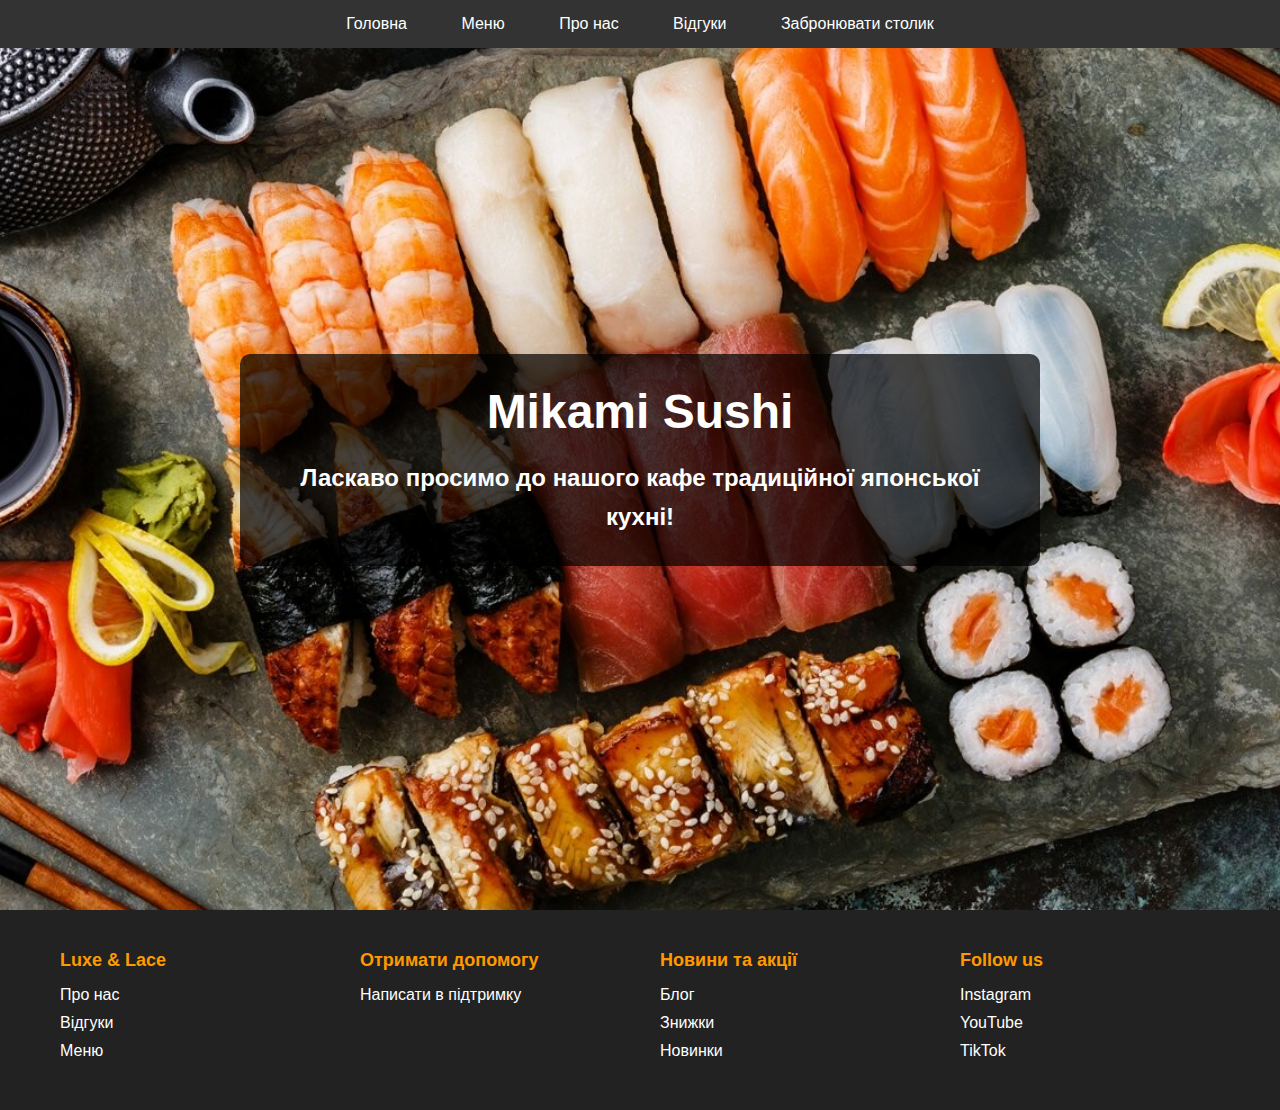
<file: index.html>
<!DOCTYPE html>
<html lang="uk">
<head>
    <meta charset="UTF-8">
    <meta name="viewport" content="width=device-width, initial-scale=1.0">
    <title>Mikami Suhsi</title>
    <link rel="stylesheet" href="style.css">
</head>
<body>
    <div class="burger-menu" id="burgerMenu">
        <div class="burger-content">
            <a href="index.html">Головна</a>
            <a href="menu.html">Меню</a>
            <a href="about.html">Про нас</a>
            <a href="reviews.html">Відгуки</a>
            <a href="javascript:void(0)" onclick="openModal()">Забронювати столик</a>
        </div>
    </div>
<header>
    <div class="burger-icon" id="burgerIcon">☰</div>
    <nav class="navbar">
        <a href="index.html">Головна</a>
        <a href="menu.html">Меню</a>
        <a href="about.html">Про нас</a>
        <a href="reviews.html">Відгуки</a>
        <a href="javascript:void(0)" class="navbar-link" onclick="openModal()">Забронювати столик</a>
    </nav>
</header>

<main>
    <div class="hero">
        <div class="hero-box">
            <h1>Mikami Sushi</h1>
            <p>Ласкаво просимо до нашого кафе традиційної японської кухні!</p>
        </div>
    </div>

    <div class="modal" id="bookingModal">
        <div class="modal-content">
            <span class="close" id="closeModal">&times;</span>
            <h2>Забронювати столик</h2>
            <form action="#">
                <label for="date">Дата:</label>
                <input type="date" id="date" name="date" required>
                
                <label for="time">Час:</label>
                <input type="time" id="time" name="time" required>
                
                <label for="guests">Кількість осіб:</label>
                <input type="number" id="guests" name="guests" placeholder="Введіть кількість" min="1" required>
                
                <button type="submit">Забронювати</button>
            </form>
        </div>
    </div>
</main>
<footer class="footer">
    <div class="footer-column">
        <h3>Luxe & Lace</h3>
        <a href="about.html">Про нас</a>
        <a href="reviews.html">Відгуки</a>
        <a href="menu.html">Меню</a>
    </div>

    <div class="footer-column">
        <h3>Отримати допомогу</h3>
        <a href="">Написати в підтримку</a>
    </div>

    <div class="footer-column">
        <h3>Новини та акції</h3>
        <a href="">Блог</a>
        <a href="">Знижки</a>
        <a href="">Новинки</a>
    </div>
    

    <div class="footer-column">
        <h3>Follow us</h3>
        <a href="https://www.instagram.com" target="_blank">Instagram</a>
        <a href="https://www.youtube.com" target="_blank">YouTube</a>
        <a href="https://www.tiktok.com" target="_blank">TikTok</a>
    </div>
</footer>

<script src="script.js"></script>
</body>
</html>
</file>
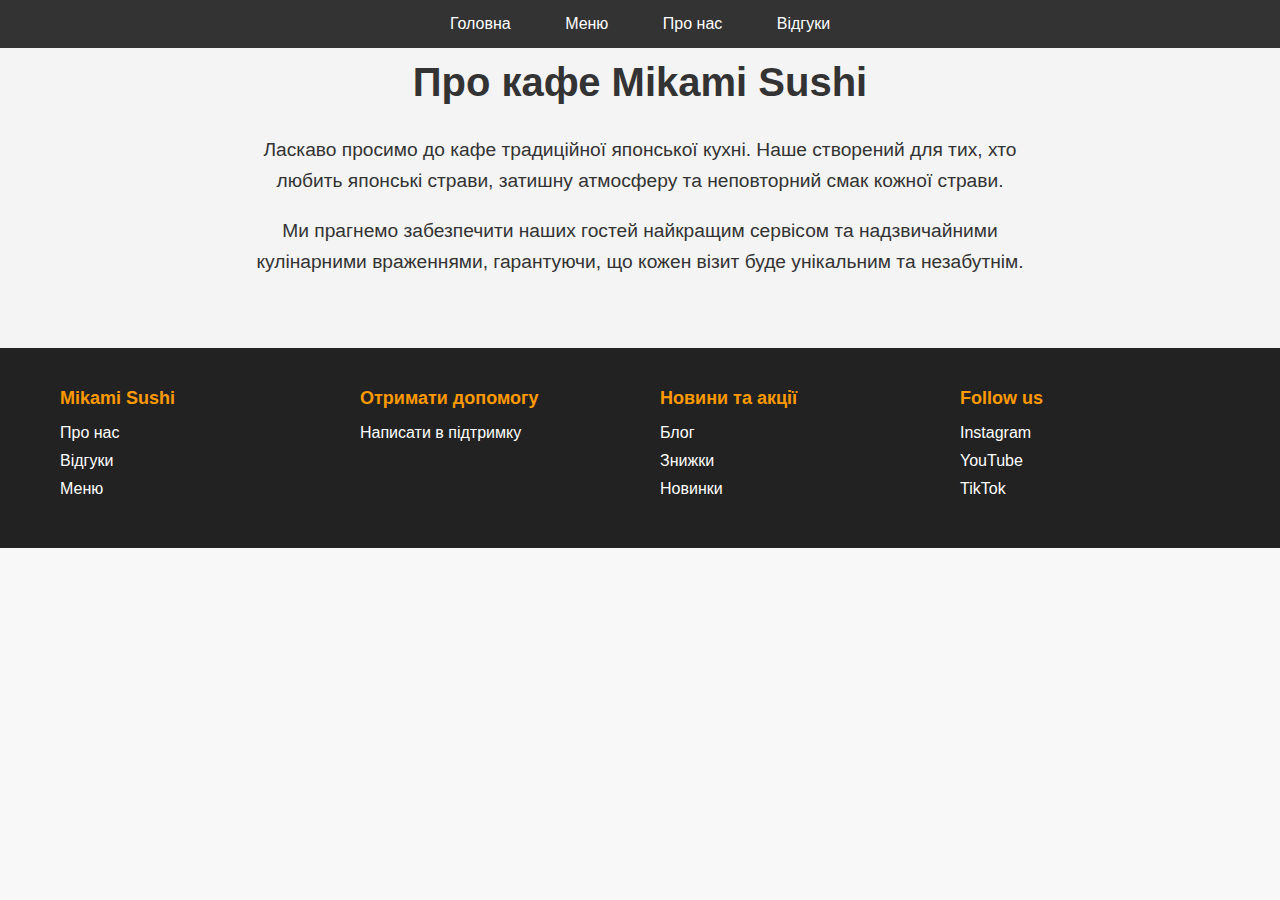
<file: about.html>
<!DOCTYPE html>
<html lang="uk">
<head>
    <meta charset="UTF-8">
    <meta name="viewport" content="width=device-width, initial-scale=1.0">
    <title>Про нас - Mikami Sushi</title>
    <link rel="stylesheet" href="style.css">
</head>
<body>

<header>
    <div class="burger-icon" id="burgerIcon">☰</div>
    <nav class="navbar">
        <a href="index.html">Головна</a>
        <a href="menu.html">Меню</a>
        <a href="about.html">Про нас</a>
        <a href="reviews.html">Відгуки</a>
    </nav>
</header>
<div class="burger-menu" id="burgerMenu">
    <div class="burger-content">
        <a href="index.html">Головна</a>
        <a href="menu.html">Меню</a>
        <a href="about.html">Про нас</a>
        <a href="reviews.html">Відгуки</a>
        <a href="javascript:void(0)" onclick="openModal()">Забронювати столик</a>
    </div>
</div>
<main>
    <section class="about">
        <div class="about-text">
            <h2>Про кафе Mikami Sushi</h2>
            <p>Ласкаво просимо до кафе традиційної японської кухні. Наше створений для тих, хто любить японські страви, затишну атмосферу та неповторний смак кожної страви.</p>
            <p>Ми прагнемо забезпечити наших гостей найкращим сервісом та надзвичайними кулінарними враженнями, гарантуючи, що кожен візит буде унікальним та незабутнім.</p>
        </div>

       

    
    </section>
</main>
<footer class="footer">
    <div class="footer-column">
        <h3>Mikami Sushi</h3>
        <a href="about.html">Про нас</a>
        <a href="reviews.html">Відгуки</a>
        <a href="menu.html">Меню</a>
    </div>

    <div class="footer-column">
        <h3>Отримати допомогу</h3>
        <a href="">Написати в підтримку</a>
    </div>

    <div class="footer-column">
        <h3>Новини та акції</h3>
        <a href="">Блог</a>
        <a href="">Знижки</a>
        <a href="">Новинки</a>
    </div>
    

    <div class="footer-column">
        <h3>Follow us</h3>
        <a href="https://www.instagram.com" target="_blank">Instagram</a>
        <a href="https://www.youtube.com" target="_blank">YouTube</a>
        <a href="https://www.tiktok.com" target="_blank">TikTok</a>
    </div>
</footer>
<script src="script.js"></script>
</body>
</html>
</file>
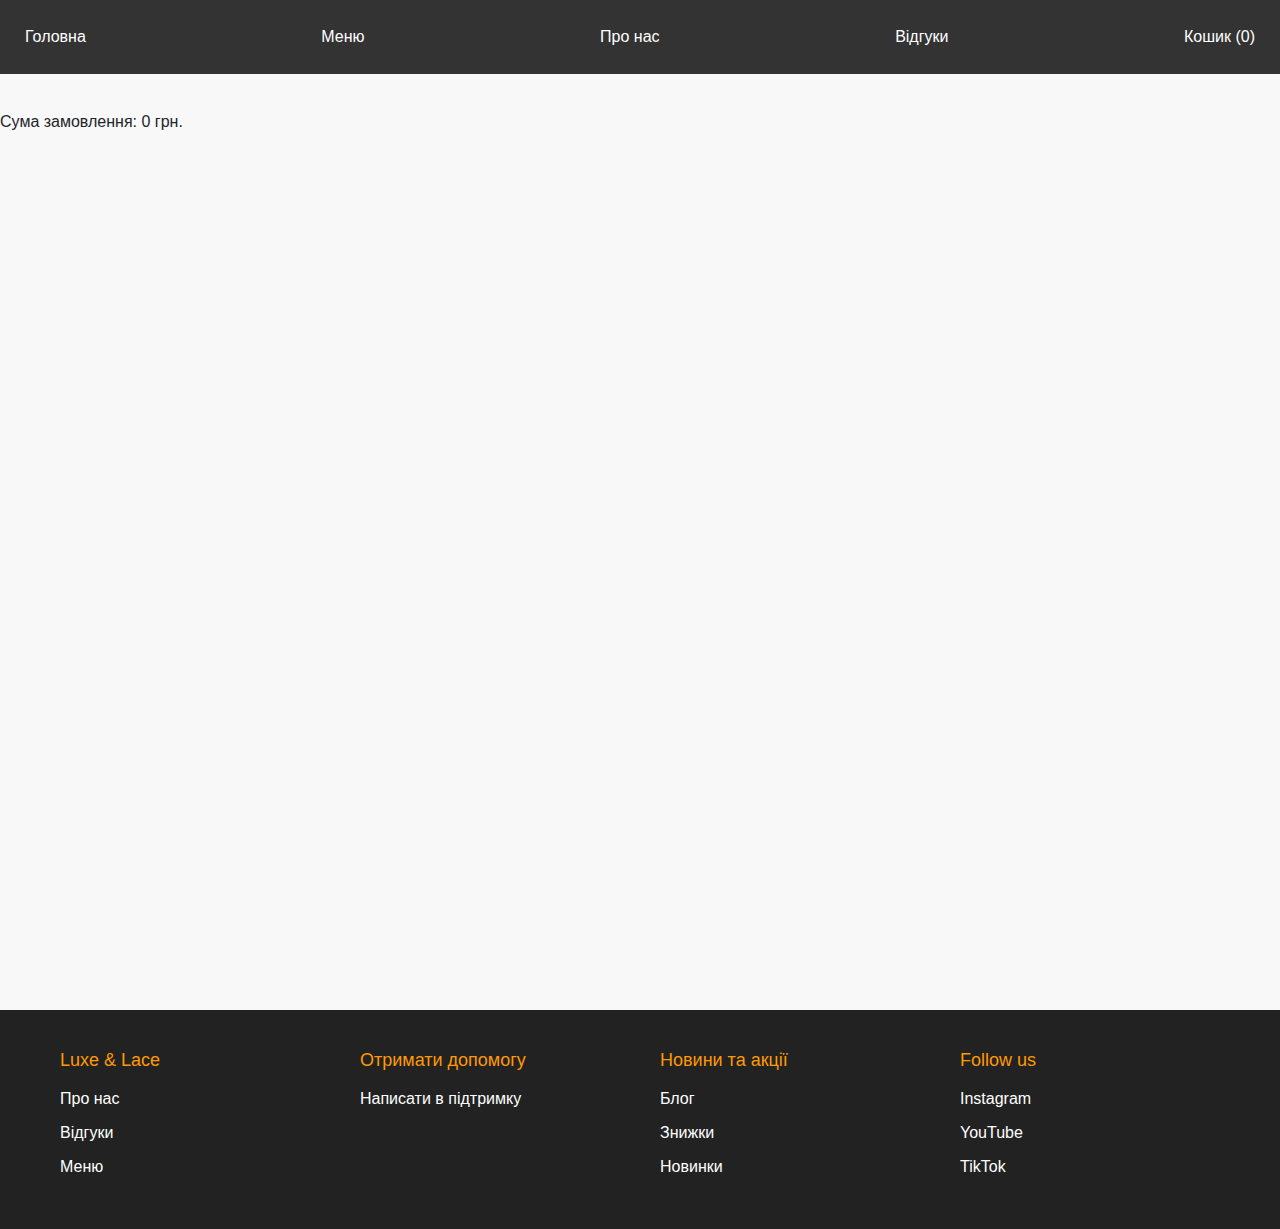
<file: cart.html>
<!DOCTYPE html>
<html lang="uk">
<head>
    <meta charset="UTF-8">
    <meta name="viewport" content="width=device-width, initial-scale=1.0">
    <title>Про нас - Luxe & Lace</title>
    <link href="https://cdn.jsdelivr.net/npm/bootstrap@5.3.3/dist/css/bootstrap.min.css" rel="stylesheet"
    integrity="sha384-QWTKZyjpPEjISv5WaRU9OFeRpok6YctnYmDr5pNlyT2bRjXh0JMhjY6hW+ALEwIH" crossorigin="anonymous">
  <link rel="stylesheet" href="https://cdn.jsdelivr.net/npm/bootstrap-icons@1.11.3/font/bootstrap-icons.min.css">
    <link rel="stylesheet" href="style.css">
    <link rel="stylesheet" href="cart.css">
</head>
<body>  

<header>
    <div class="burger-icon" id="burgerIcon">☰</div>
    <nav class="navbar">
        <a href="index.html">Головна</a>
        <a href="menu.html">Меню</a>
        <a href="about.html">Про нас</a>
        <a href="reviews.html">Відгуки</a>
        <a href="cart.html" class="cart-link">Кошик (<span id="cartCount">0</span>)</a>
    </nav>
</header>
<main>
      <div class="card-container">

      </div>
         <div class="container-price">
            <p class="price-text">
                Сума замовлення: <span class = "price">0</span> грн.
            </p>
        </div>
</main>
<footer class="footer">
    <div class="footer-column">
        <h3>Luxe & Lace</h3>
        <a href="about.html">Про нас</a>
        <a href="reviews.html">Відгуки</a>
        <a href="menu.html">Меню</a>
    </div>

    <div class="footer-column">
        <h3>Отримати допомогу</h3>
        <a href="">Написати в підтримку</a>
    </div>

    <div class="footer-column">
        <h3>Новини та акції</h3>
        <a href="">Блог</a>
        <a href="">Знижки</a>
        <a href="">Новинки</a>
    </div>
    

    <div class="footer-column">
        <h3>Follow us</h3>
        <a href="https://www.instagram.com" target="_blank">Instagram</a>
        <a href="https://www.youtube.com" target="_blank">YouTube</a>
        <a href="https://www.tiktok.com" target="_blank">TikTok</a>
    </div>
</footer>
<script src="script.js"></script>
      <script src="/cart.js"></script>

</body>
</html>
</file>
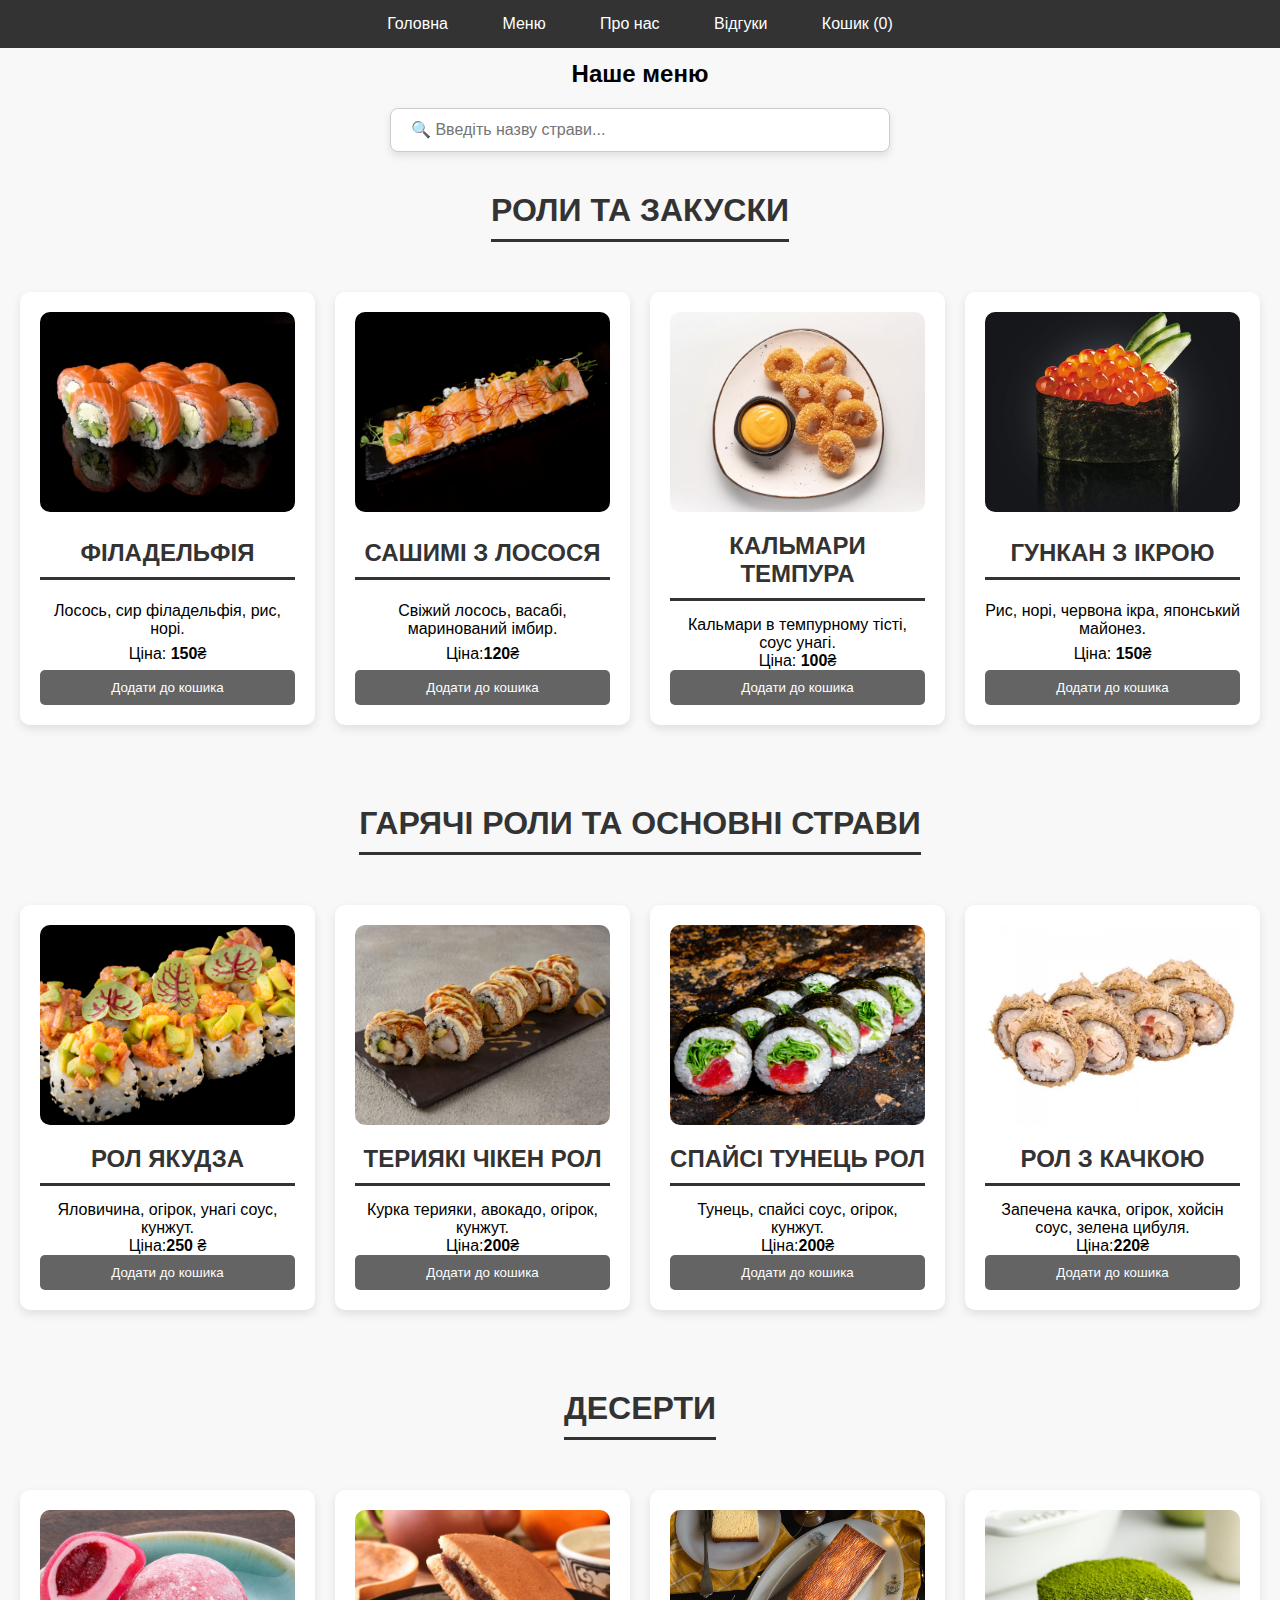
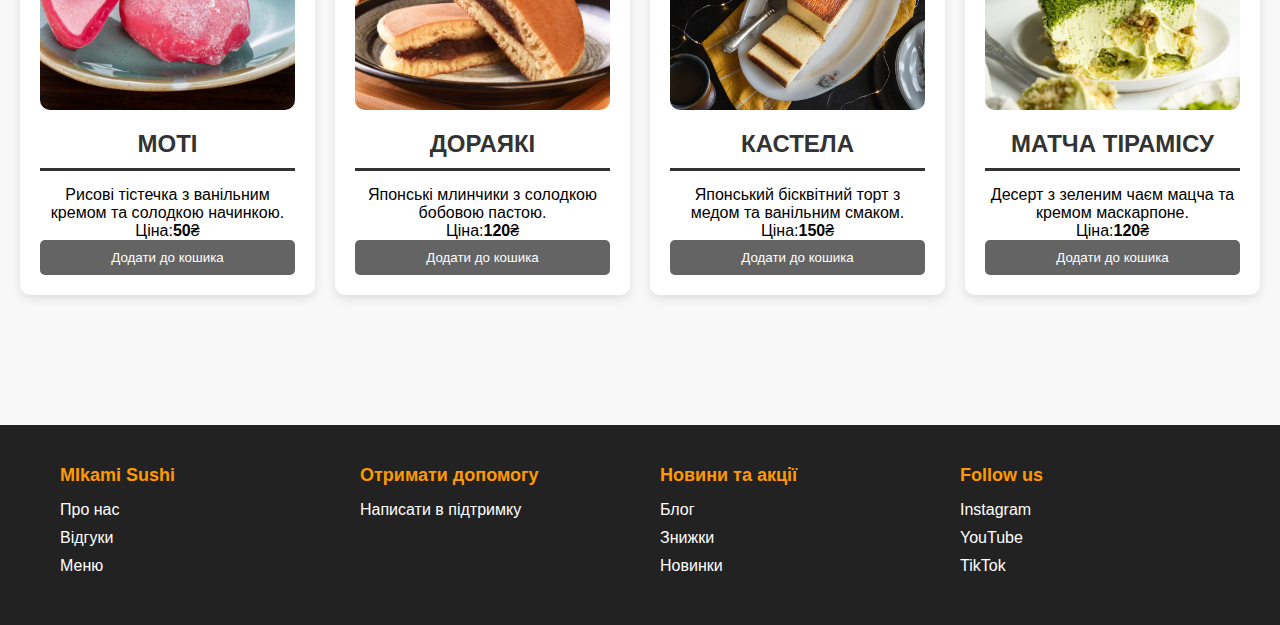
<file: menu.html>
<!DOCTYPE html>
<html lang="uk">
<head>
    <meta charset="UTF-8">
    <meta name="viewport" content="width=device-width, initial-scale=1.0">
    <title>Меню ресторану</title>
    <link rel="stylesheet" href="style.css">
    <div id="paymentModal" class="modal">
        <div class="modal-content">
          <span class="close" onclick="closePaymentModal()" style="float: right; font-size: 24px; cursor: pointer;">&times;</span>
          <h2>Оплата</h2>
          <form onsubmit="processPayment(event)">
            <label>Номер картки:</label>
            <input type="text" pattern="\d{16}" required placeholder="1234567812345678"><br>
      
            <label>Термін дії (MM/YY):</label>
            <input type="text" pattern="\d{2}/\d{2}" required placeholder="12/25"><br>
      
            <label>CVV:</label>
            <input type="text" pattern="\d{3}" required placeholder="123"><br>
      
            <label>Ім’я на карті:</label>
            <input type="text" required placeholder="Ivan Petrenko"><br><br>
      
            <button type="submit">Оплатити</button>
          </form>
        </div>
      </div>
</head>
<body>
    <div class="burger-menu" id="burgerMenu">
        <div class="burger-content">
            <a href="index.html">Головна</a>
            <a href="menu.html">Меню</a>
            <a href="about.html">Про нас</a>
            <a href="reviews.html">Відгуки</a>
            <a href="javascript:void(0)" onclick="openModal()">Забронювати столик</a>
        </div>
    </div>
<header>
    <div class="burger-icon" id="burgerIcon">☰</div>
    <nav class="navbar">
        <a href="index.html">Головна</a>
        <a href="menu.html">Меню</a>
        <a href="about.html">Про нас</a>
        <a href="reviews.html">Відгуки</a>
        <a href="cart.html" class="cart-link">Кошик (<span id="cartCount">0</span>)</a>
    </nav>
</header>

<main>
    <section id="menu" class="menu">
        <h2>Наше меню</h2>

        <input type="text" id="searchInput" placeholder="🔍 Введіть назву страви..." onkeyup="searchMenu()">
        
        <div class="category">
            <h3>Роли та закуски</h3>
            <div class="menu-container">
                <div class="menu-item">
                    <div class="id">1</div>
                    <img src="./images/19169359846924198-webp_wide.webp" alt="філадельфія">
                    <h3>Філадельфія</h3>
                    <p>Лосось, сир філадельфія, рис, норі.</p>
                    <p>Ціна: <b>150</b>₴</p>
                    <button data-cart class="btn-bye">Додати до кошика</button>
                </div>
                <div class="menu-item">
                    <div class="id">2</div>
                    <img src="./images/1000043787-scaled.jpg" alt="Сашимі з лосося">
                    <h3>Сашимі з лосося</h3>
                    <p>Свіжий лосось, васабі, маринований імбир.</p>
                    <p>Ціна:<b>120</b>₴</p>
                    <button data-cart class="btn-bye">Додати до кошика</button>
                </div>
                <div class="menu-item">
                    <div class="id">3</div>
                    <img src="./images/2YFeYZQS7XSTVuiK5m7EIA4ocAfb9VFYTMPNgOF4.webp" alt="Кальмари темпура">
                    <h3>Кальмари темпура</h3>
                    <p>Кальмари в темпурному тісті, соус унагі.</p>
                    <p>Ціна: <b>100</b>₴</p>
                    <button data-cart class="btn-bye">Додати до кошика</button>
                </div>
                <div class="menu-item">
                    <div class="id">4</div>
                    <img src="./images/960854370b55d888b2718586785cfda68386d703533a1078d45d981696affd74ae12f04a1a5862575064c185bd7f2d09.webp" alt="Гункан з ікрою">
                    <h3>Гункан з ікрою</h3>
                    <p>Рис, норі, червона ікра, японський майонез.</p>
                    <p>Ціна: <b>150</b>₴</p>
                    <button data-cart class="btn-bye">Додати до кошика</button>
                </div>
            </div>
        </div>

        <div class="category">
            <h3>Гарячі роли та основні страви</h3>
            <div class="menu-container">
                <div class="menu-item">
                    <div class="id">5</div>
                    <img src="./images/рол Якудза з лососем кунжут-17-800x480.jpg" alt="Рол Якудза">
                    <h3>Рол Якудза</h3>
                    <p>Яловичина, огірок, унагі соус, кунжут.</p>
                    <p>Ціна:<b>250</b> ₴</p>
                    <button data-cart class="btn-bye">Додати до кошика</button>
                </div>
                <div class="menu-item">
                    <div class="id">6</div>
                    <img src="./images/Teriyaki-Chiken-Roll_resize-scaled.jpg" alt="Терияки чікен рол">
                    <h3>Териякі чікен рол</h3>
                    <p>Курка терияки, авокадо, огірок, кунжут.</p>
                    <p>Ціна:<b>200</b>₴</p>
                    <button data-cart class="btn-bye">Додати до кошика</button>
                </div>
                <div class="menu-item">
                    <div class="id">7</div>
                    <img src="./images/f3bb6ccf4be3d8bfd2d3aa578d81e41b.jpg" alt="Спайсі тунець рол">
                    <h3>Спайсі тунець рол</h3>
                    <p>Тунець, спайсі соус, огірок, кунжут.</p>
                    <p>Ціна:<b>200</b>₴</p>
                    <button data-cart class="btn-bye">Додати до кошика</button>
                </div>
                <div class="menu-item">
                    <div class="id">8</div>
                    <img src="./images/garjachijzkurkoju-700x700.jpg" alt="Рол з качкою">
                    <h3>Рол з качкою</h3>
                    <p>Запечена качка, огірок, хойсін соус, зелена цибуля.</p>
                    <p>Ціна:<b>220</b>₴</p>
                    <button data-cart class="btn-bye">Додати до кошика</button>
                </div>
            </div>
        </div>

        <div class="category">
            <h3>Десерти</h3>
            <div class="menu-container">
                <div class="menu-item">
                    <div class="id">9</div>
                    <img src="./images/moti_bubble_gum_kartka_tovara.jpg" alt="Моті">
                    <h3>Моті</h3>
                    <p>Рисові тістечка з ванільним кремом та солодкою начинкою.</p>
                    <p>Ціна:<b>50</b>₴</p>
                    <button data-cart class="btn-bye">Додати до кошика</button>
                </div>
                <div class="menu-item">
                    <div class="id">10</div>
                    <img src="./images/t5yhy3---c2x1x50px50p-up--1c5173c576f423b18c708964e9ce3b4e.jpg" alt="Дораякі">
                    <h3>Дораякі</h3>
                    <p>Японські млинчики з солодкою бобовою пастою.</p>
                    <p>Ціна:<b>120</b>₴</p>
                    <button data-cart class="btn-bye">Додати до кошика</button>
                </div>
                <div class="menu-item">
                    <div class="id">11</div>
                    <img src="./images/51895884238_be6f8f0b02_k.jpg" alt="Кастела">
                    <h3>Кастела</h3>
                    <p>Японський бісквітний торт з медом та ванільним смаком.</p>
                    <p>Ціна:<b>150</b>₴</p>
                    <button data-cart class="btn-bye">Додати до кошика</button>
                </div>
                <div class="menu-item">
                    <div class="id">12</div>
                    <img src="./images/vegan-matcha-tiramisu.jpg" alt="Мацча тірамісу">
                    <h3>Матча тірамісу</h3>
                    <p>Десерт з зеленим чаєм мацча та кремом маскарпоне.</p>
                    <p>Ціна:<b>120</b>₴</p>
                    <button data-cart class="btn-bye">Додати до кошика</button>
                </div>
            </div>
        </div>
    </section>

    
    <div id="cartModal" class="modal">
        <div class="modal-content">
            <span class="close" onclick="toggleCart()">&times;</span>
            <h2>Ваш кошик</h2>
            <div id="cartItems"></div>
            <p><b>Загальна сума: <span id="totalPrice">0</span>₴</b></p>
            <button onclick="checkout()">Оформити замовлення</button>
        </div>
    </div>
</main>
<footer class="footer">
    <div class="footer-column">
        <h3>MIkami Sushi</h3>
        <a href="about.html">Про нас</a>
        <a href="reviews.html">Відгуки</a>
        <a href="menu.html">Меню</a>
    </div>

    <div class="footer-column">
        <h3>Отримати допомогу</h3>
        <a href="">Написати в підтримку</a>
    </div>

    <div class="footer-column">
        <h3>Новини та акції</h3>
        <a href="">Блог</a>
        <a href="">Знижки</a>
        <a href="">Новинки</a>
    </div>
    

    <div class="footer-column">
        <h3>Follow us</h3>
        <a href="https://www.instagram.com" target="_blank">Instagram</a>
        <a href="https://www.youtube.com" target="_blank">YouTube</a>
        <a href="https://www.tiktok.com" target="_blank">TikTok</a>
    </div>
</footer>

<script src="script.js"></script>
</body>
</html>
</file>
<file: style.css>
* {
    margin: 0;
    padding: 0;
    box-sizing: border-box;
}

body {
    font-family: Arial, sans-serif;
    background-color: #f8f8f8;
    padding-top: 10px;
}

/*header*/

header {
    position: fixed;
    top: 0;
    width: 100%;
    z-index: 1000;
}

.navbar {
    background: #333;
    padding: 15px 0;
    text-align: center;
}

.navbar a {
    color: #fff;
    text-decoration: none;
    padding: 10px 15px;
    margin: 0 10px;
    font-size: 1rem;
}

.navbar a:hover {
    background: #555;
}

/*osnovnaya chast`*/

.hero {
    background: url('./0000000000000000008_60b22d6ed00b2.jpg')center/cover no-repeat;
    height: 100vh;
    display: flex;
    align-items: center;
    justify-content: center;
    color: #fff;
    text-align: center;
    font-size: 2rem;
    font-weight: bold;
}

.hero-box {
    background: rgba(0, 0, 0, 0.7);
    color: #fff;
    padding: 30px 50px;
    border-radius: 10px;
    max-width: 800px;
}

.hero-box h1 {
    font-size: 3rem;
    margin-bottom: 20px;
}

.hero-box p {
    font-size: 1.5rem;
    line-height: 1.6;
}

/* menu */

.menu {
    padding: 50px 0;
    text-align: center;
}

.category {
    margin-bottom: 60px;
}

.category h3 {
    font-size: 2rem;
    margin-bottom: 30px;
    text-transform: uppercase;
    font-weight: bold;
    color: #333;
    border-bottom: 3px solid #333;
    display: inline-block;
    padding-bottom: 10px;
}

.menu-container {
    display: grid;
    grid-template-columns: repeat(4, 1fr);
    gap: 20px;
    padding: 20px;
}

.menu-item {
    background: #fff;
    border-radius: 10px;
    padding: 20px;
    text-align: center;
    box-shadow: 0 4px 10px rgba(0, 0, 0, 0.1);
    transition: transform 0.3s, box-shadow 0.3s;
    display: flex;
    flex-direction: column;
    justify-content: space-between;
}

.menu-item img {
    width: 100%;
    height: 200px;
    object-fit: cover;
    border-radius: 10px;
    margin-bottom: 20px;
}

.menu-item h3 {
    font-size: 1.5rem;
    margin-bottom: 15px;
}

.menu-item p,
.menu-item b {
    font-size: 1rem;
}

/* cartochki */

.cart {
    border: 1px solid #ccc;
    padding: 10px;
    margin-top: 20px;
    background: #fff;
    border-radius: 10px;
    box-shadow: 0 4px 10px rgba(0, 0, 0, 0.1);
}

/*footer*/
.footer {
    background-color: #222;
    color: #fff;
    padding: 40px 60px;
    display: flex;
    justify-content: space-between;
    flex-wrap: wrap;
    gap: 40px;
}

.footer-column {
    flex: 1 1 220px;
    display: flex;
    flex-direction: column;
}

.footer-column h3 {
    margin-bottom: 15px;
    font-size: 18px;
    color: #ff9900;
}

.footer-column a {
    color: #fff;
    text-decoration: none;
    margin-bottom: 10px;
    font-size: 1rem;
    transition: color 0.3s;
}

.footer-column a:hover {
    color: #ff9900;
}

/* info */

.about,
.reviews-section {
    padding: 50px;
    background: #f4f4f4;
    color: #333;
    text-align: center;
}

.about h2,
.reviews-section h2,
.team-title h2 {
    font-size: 2.5rem;
    margin-bottom: 30px;
    font-weight: bold;
}

.about p {
    font-size: 1.2rem;
    margin-bottom: 20px;
    line-height: 1.6;
    max-width: 800px;
    margin: 0 auto 20px;
}

.team {
    display: flex;
    justify-content: center;
    gap: 30px;
    margin-top: 50px;
}

.team-member {
    text-align: center;
    max-width: 200px;
}

.team-member img {
    border-radius: 50%;
    width: 150px;
    height: 150px;
    object-fit: cover;
    margin-bottom: 10px;
}

.team-member h4 {
    font-size: 1.5rem;
    margin-bottom: 10px;
}

.team-member p {
    font-size: 1rem;
    color: #555;
}

/* otzivu */

.reviews-container {
    display: flex;
    flex-wrap: wrap;
    justify-content: center;
    gap: 30px;
}

.review {
    background: #fff;
    padding: 20px;
    max-width: 300px;
    border-radius: 10px;
    box-shadow: 0 4px 8px rgba(0, 0, 0, 0.1);
    text-align: left;
}

.review h3 {
    font-size: 1.5rem;
    margin-bottom: 10px;
}

.review p {
    font-size: 1rem;
    line-height: 1.5;
}

.review img {
    width: 60px;
    height: 60px;
    border-radius: 50%;
    object-fit: cover;
    border: 3px solid #f8f8f8;
    box-shadow: 0 3px 6px rgba(0, 0, 0, 0.1);
    margin-bottom: 10px;
}

/* ostavit` otziv */

.feedback-form {
    margin-top: 20px;
    background: #fff;
    padding: 20px;
    border-radius: 10px;
    box-shadow: 0 4px 8px rgba(0, 0, 0, 0.1);
}

.feedback-form label,
label {
    display: block;
    margin: 10px 0 5px;
}

textarea,
input {
    width: 100%;
    padding: 10px;
    margin-bottom: 10px;
    border: 1px solid #ccc;
    border-radius: 5px;
}

/* knopki */

button {
    padding: 10px 20px;
    background: #646464;
    color: white;
    border: none;
    border-radius: 5px;
    cursor: pointer;
}

button:hover {
    background: #525252;
}

/* modal okna */

.modal {
    display: none;
    position: fixed;
    z-index: 1;
    left: 0; top: 0;
    width: 100%; height: 100%;
    background: rgba(0, 0, 0, 0.4);
}

.modal-content {
    background: white;
    margin: 15% auto;
    padding: 20px;
    border: 1px solid #888;
    width: 80%;
    max-width: 500px;
    text-align: center;
}

.close {
    position: absolute;
    top: 10px; right: 20px;
    font-size: 28px;
    font-weight: bold;
    color: #aaa;
    cursor: pointer;
}

.close:hover {
    color: black;
}



/* ekran na mobilu */

@media (max-width: 768px) {
    .menu-container {
        grid-template-columns: 1fr 1fr;
    }

    .reviews-container {
        flex-direction: column;
        align-items: center;
    }
}
.highlight {
    background-color: yellow;
    font-weight: bold;
}

.id {

    display: none;
}


.burger-icon {
    position: fixed;
    top: 20px;
    right: 20px;
    font-size: 24px;
    cursor: pointer;
    z-index: 1000;
    display: none;
    width: 30px;
    height: 30px;
    justify-content: center;
    align-items: center;
    background: #333;
    color: white;
    border-radius: 4px;
}


.burger-menu {
    position: fixed;
    top: 0;
    left: -100%;
    width: 80%;
    max-width: 300px;
    height: 100%;
    background: white;
    z-index: 999;
    transition: left 0.3s ease;
    padding-top: 60px;
    box-shadow: 2px 0 5px rgba(0,0,0,0.1);
}

.burger-menu.open {
    left: 0;
}

.burger-content {
    display: flex;
    flex-direction: column;
    padding: 20px;
}

.burger-content a {
    padding: 12px 0;
    color: #333;
    text-decoration: none;
    border-bottom: 1px solid #eee;
}

.burger-icon {
    position: fixed;
    top: 20px;
    right: 20px;
    width: 40px;
    height: 40px;
    background: #333;
    color: white;
    border: none;
    border-radius: 4px;
    font-size: 24px;
    cursor: pointer;
    z-index: 1000;
    display: none; 
    justify-content: center;
    align-items: center;
}


.burger-menu {
    position: fixed;
    top: 0;
    left: -100%;
    width: 250px;
    height: 100%;
    background: white;
    box-shadow: 2px 0 10px rgba(0,0,0,0.1);
    z-index: 999;
    transition: left 0.3s ease;
    padding-top: 60px;
}

.burger-menu.open {
    left: 0;
}

.burger-content {
    display: flex;
    flex-direction: column;
}
.burger-content a {
    padding: 15px 20px;
    color: #333;
    text-decoration: none;
    border-bottom: 1px solid #eee;
}


@media (max-width: 1024px) {
    .navbar {
        display: none !important;
    }
    .burger-icon {
        display: flex !important;
    }
}
#searchInput {
    width: 60%;
    max-width: 500px;
    padding: 12px 20px;
    margin: 20px auto 40px;
    display: block;
    border: 1px solid #ccc;
    border-radius: 8px;
    font-size: 1rem;
    box-shadow: 0 4px 8px rgba(0, 0, 0, 0.1);
    transition: border-color 0.3s, box-shadow 0.3s;
}

#searchInput:focus {
    outline: none;
    border-color: #333;
    box-shadow: 0 0 8px rgba(51, 51, 51, 0.3);
}

.delete-review {
    background: #ff4d4d;
    color: white;
    border: none;
    padding: 5px 10px;
    border-radius: 4px;
    cursor: pointer;
    margin-top: 10px;
}

.delete-review:hover {
    background: #ff1a1a;
}

.reviews-section > h3 {  
    text-align: center;
    margin: 40px 0 20px;
}

.feedback-form {
    background: #fff;
    padding: 20px;
    border-radius: 10px;
    box-shadow: 0 4px 8px rgba(0, 0, 0, 0.1);
    margin: 0 auto;  
    max-width: 600px; 
    text-align: left; 
}


.feedback-form label {
    display: block;
    margin: 10px 0 5px;
    font-weight: bold;
}

.feedback-form input,
.feedback-form textarea {
    width: 100%;
    padding: 10px;
    margin-bottom: 15px;
    border: 1px solid #ccc;
    border-radius: 5px;
}

.feedback-form button {
    width: 100%;
    padding: 12px;
    background: #646464;
    color: white;
    border: none;
    border-radius: 5px;
    cursor: pointer;
}

.feedback-form button:hover {
    background: #525252;
}
.reviews-section > h3 {  
    text-align: center;
    margin: 40px auto 20px;
    width: 100%;
}

.feedback-form {
    background: #fff;
    padding: 20px;
    border-radius: 10px;
    box-shadow: 0 4px 8px rgba(0, 0, 0, 0.1);
    margin: 0 auto; 
    max-width: 600px; 
    text-align: left; 
}


.feedback-form label {
    display: block;
    margin: 10px 0 5px;
    font-weight: bold;
}

.feedback-form input,
.feedback-form textarea {
    width: 100%;
    padding: 10px;
    margin-bottom: 15px;
    border: 1px solid #ccc;
    border-radius: 5px;
}

.feedback-form button {
    width: 100%;
    padding: 12px;
    background: #646464;
    color: white;
    border: none;
    border-radius: 5px;
    cursor: pointer;
}

.feedback-form button:hover {
    background: #525252;
}   
.feedback-form {
    margin: 0 auto !important;
    max-width: 600px !important;
}

.feedback-wrapper {
    width: 100%;
    display: flex;
    flex-direction: column;
    align-items: center; 
    margin-top: 40px;
}

.feedback-wrapper h3 {
    text-align: center;
    margin-bottom: 20px;
}

.feedback-form {
    background: #fff;
    padding: 20px;
    border-radius: 10px;
    box-shadow: 0 4px 8px rgba(0, 0, 0, 0.1);
    width: 100%;
    max-width: 600px; 
}
.modal {
    display: none;
    position: fixed;
    z-index: 999;
    left: 0;
    top: 0;
    width: 100%;
    height: 100%;
    background-color: rgba(0,0,0,0.5);
  }
  
  .modal-content {
    background-color: #fff;
    margin: 10% auto;
    padding: 20px;
    border-radius: 10px;
    width: 300px;
    position: relative;
    box-shadow: 0 0 10px rgba(0,0,0,0.25);
  }
  
  .modal-content .close {
    position: absolute;
    top: 10px;
    right: 15px;
    color: #aaa;
  }
  
  .modal-content .close:hover {
    color: #000;
  }
</file>
<file: cart.css>
main{
    height: 100%;
    height: 100vh;
}

.card-container{
    margin-top:100px;
    display: flex;
    justify-content: space-around;
    flex-wrap: wrap;
}

.col-md-4{
    display: flex;
    align-items: center;
}

.card{
    padding: 20px
}
</file>
